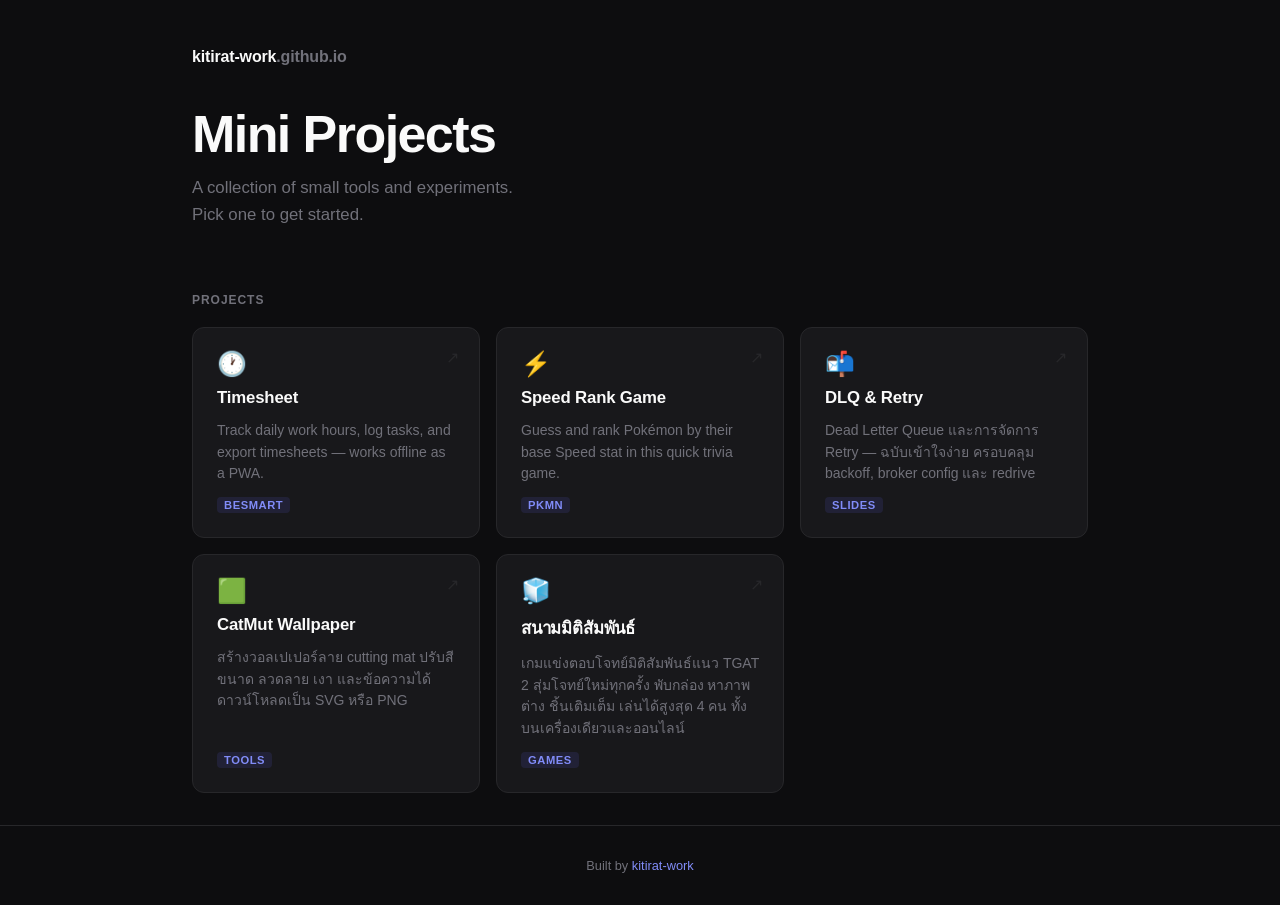
<file: index.html>
<!DOCTYPE html>
<html lang="en">
<head>
  <meta charset="UTF-8" />
  <meta name="viewport" content="width=device-width, initial-scale=1.0" />
  <title>kitirat-work — Projects</title>
  <style>
    *, *::before, *::after { box-sizing: border-box; margin: 0; padding: 0; }

    :root {
      --bg: #0d0d0f;
      --surface: #18181b;
      --border: #27272a;
      --text: #fafafa;
      --muted: #71717a;
      --accent: #6366f1;
      --accent-hover: #818cf8;
      --radius: 12px;
    }

    body {
      font-family: -apple-system, BlinkMacSystemFont, "Segoe UI", Roboto, sans-serif;
      background: var(--bg);
      color: var(--text);
      min-height: 100vh;
      display: flex;
      flex-direction: column;
    }

    header {
      padding: 3rem 2rem 2rem;
      max-width: 960px;
      margin: 0 auto;
      width: 100%;
    }

    .wordmark {
      font-size: 1rem;
      font-weight: 600;
      letter-spacing: -0.01em;
      color: var(--muted);
    }

    .wordmark span { color: var(--text); }

    h1 {
      font-size: clamp(2rem, 5vw, 3.25rem);
      font-weight: 700;
      letter-spacing: -0.03em;
      line-height: 1.1;
      margin-top: 2.5rem;
    }

    .subtitle {
      margin-top: 0.75rem;
      color: var(--muted);
      font-size: 1.05rem;
      line-height: 1.6;
    }

    main {
      flex: 1;
      padding: 2rem;
      max-width: 960px;
      margin: 0 auto;
      width: 100%;
    }

    .section-label {
      font-size: 0.75rem;
      font-weight: 600;
      letter-spacing: 0.08em;
      text-transform: uppercase;
      color: var(--muted);
      margin-bottom: 1.25rem;
    }

    .grid {
      display: grid;
      grid-template-columns: repeat(auto-fill, minmax(260px, 1fr));
      gap: 1rem;
    }

    .card {
      background: var(--surface);
      border: 1px solid var(--border);
      border-radius: var(--radius);
      padding: 1.5rem;
      text-decoration: none;
      color: inherit;
      display: flex;
      flex-direction: column;
      gap: 0.75rem;
      transition: border-color 0.15s, transform 0.15s, box-shadow 0.15s;
      position: relative;
      overflow: hidden;
    }

    .card::before {
      content: "";
      position: absolute;
      inset: 0;
      background: radial-gradient(ellipse at top left, rgba(99,102,241,0.08), transparent 60%);
      opacity: 0;
      transition: opacity 0.2s;
    }

    .card:hover {
      border-color: var(--accent);
      transform: translateY(-2px);
      box-shadow: 0 8px 24px rgba(99,102,241,0.15);
    }

    .card:hover::before { opacity: 1; }

    .card-icon {
      font-size: 1.5rem;
      line-height: 1;
    }

    .card-title {
      font-size: 1.05rem;
      font-weight: 600;
      letter-spacing: -0.01em;
    }

    .card-desc {
      font-size: 0.875rem;
      color: var(--muted);
      line-height: 1.55;
      flex: 1;
    }

    .card-tag {
      display: inline-block;
      font-size: 0.7rem;
      font-weight: 600;
      letter-spacing: 0.05em;
      text-transform: uppercase;
      color: var(--accent-hover);
      background: rgba(99,102,241,0.12);
      border-radius: 4px;
      padding: 2px 7px;
      align-self: flex-start;
    }

    .card-arrow {
      position: absolute;
      top: 1.25rem;
      right: 1.25rem;
      color: var(--border);
      font-size: 1rem;
      transition: color 0.15s, transform 0.15s;
    }

    .card:hover .card-arrow {
      color: var(--accent-hover);
      transform: translate(2px, -2px);
    }

    footer {
      padding: 2rem;
      text-align: center;
      color: var(--muted);
      font-size: 0.8rem;
      border-top: 1px solid var(--border);
    }

    footer a { color: var(--accent-hover); text-decoration: none; }
    footer a:hover { text-decoration: underline; }
  </style>
</head>
<body>

  <header>
    <div class="wordmark"><span>kitirat-work</span>.github.io</div>
    <h1>Mini Projects</h1>
    <p class="subtitle">A collection of small tools and experiments.<br>Pick one to get started.</p>
  </header>

  <main>
    <div class="section-label">Projects</div>
    <div class="grid">

      <a class="card" href="/besmart/timesheet/">
        <span class="card-icon">🕐</span>
        <div class="card-title">Timesheet</div>
        <div class="card-desc">Track daily work hours, log tasks, and export timesheets — works offline as a PWA.</div>
        <span class="card-tag">besmart</span>
        <span class="card-arrow">↗</span>
      </a>

      <a class="card" href="/pkmn/speed-rank-game/">
        <span class="card-icon">⚡</span>
        <div class="card-title">Speed Rank Game</div>
        <div class="card-desc">Guess and rank Pokémon by their base Speed stat in this quick trivia game.</div>
        <span class="card-tag">pkmn</span>
        <span class="card-arrow">↗</span>
      </a>

      <a class="card" href="/slides/dlq/">
        <span class="card-icon">📬</span>
        <div class="card-title">DLQ & Retry</div>
        <div class="card-desc">Dead Letter Queue และการจัดการ Retry — ฉบับเข้าใจง่าย ครอบคลุม backoff, broker config และ redrive</div>
        <span class="card-tag">slides</span>
        <span class="card-arrow">↗</span>
      </a>

      <a class="card" href="/catmut/">
        <span class="card-icon">🟩</span>
        <div class="card-title">CatMut Wallpaper</div>
        <div class="card-desc">สร้างวอลเปเปอร์ลาย cutting mat ปรับสี ขนาด ลวดลาย เงา และข้อความได้ ดาวน์โหลดเป็น SVG หรือ PNG</div>
        <span class="card-tag">tools</span>
        <span class="card-arrow">↗</span>
      </a>

      <a class="card" href="/three-thousand-dimension/">
        <span class="card-icon">🧊</span>
        <div class="card-title">สนามมิติสัมพันธ์</div>
        <div class="card-desc">เกมแข่งตอบโจทย์มิติสัมพันธ์แนว TGAT 2 สุ่มโจทย์ใหม่ทุกครั้ง พับกล่อง หาภาพต่าง ชิ้นเติมเต็ม เล่นได้สูงสุด 4 คน ทั้งบนเครื่องเดียวและออนไลน์</div>
        <span class="card-tag">games</span>
        <span class="card-arrow">↗</span>
      </a>

      <!-- Add more project cards below this line -->

    </div>
  </main>

  <footer>
    Built by <a href="https://github.com/kitirat-work" target="_blank" rel="noopener">kitirat-work</a>
  </footer>

</body>
</html>
</file>
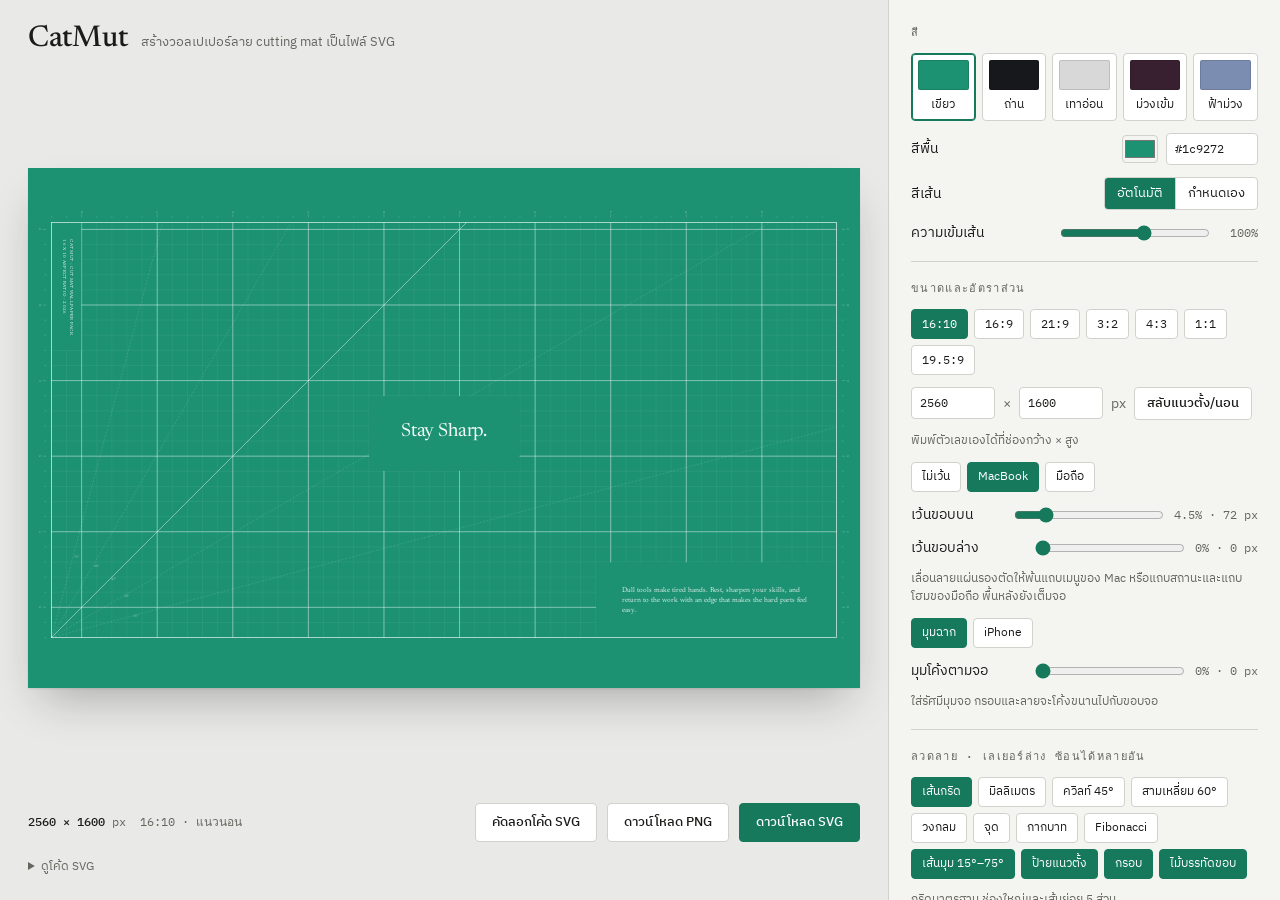
<file: catmut/index.html>
<!doctype html>
<html lang="th">
  <head>
    <meta charset="utf-8" />
    <meta name="viewport" content="width=device-width, initial-scale=1, viewport-fit=cover" />
    <title>CatMut</title>
    <meta name="description" content="สร้างวอลเปเปอร์ลาย cutting mat เป็นไฟล์ SVG" />
    <link rel="icon" href="data:image/svg+xml,%3Csvg xmlns='http://www.w3.org/2000/svg' viewBox='0 0 32 32'%3E%3Crect width='32' height='32' rx='4' fill='%231c9272'/%3E%3Cpath d='M8 4v24M16 4v24M24 4v24M4 8h24M4 16h24M4 24h24' stroke='%23fff' stroke-opacity='.55' stroke-width='1.2' fill='none'/%3E%3C/svg%3E" />
    <link rel="preconnect" href="https://fonts.googleapis.com" />
    <link rel="preconnect" href="https://fonts.gstatic.com" crossorigin />
    <link
      rel="stylesheet"
      href="https://fonts.googleapis.com/css2?family=IBM+Plex+Mono:wght@400;500&family=IBM+Plex+Sans+Thai:wght@400;500;600&family=Newsreader:opsz,wght@6..72,400;6..72,500&display=swap"
    />
    <script type="module" crossorigin src="./assets/index-IfaJv5yu.js"></script>
    <link rel="stylesheet" crossorigin href="./assets/index-0I3X7vnE.css">
  </head>
  <body>
    <div id="root"></div>
  </body>
</html>
</file>
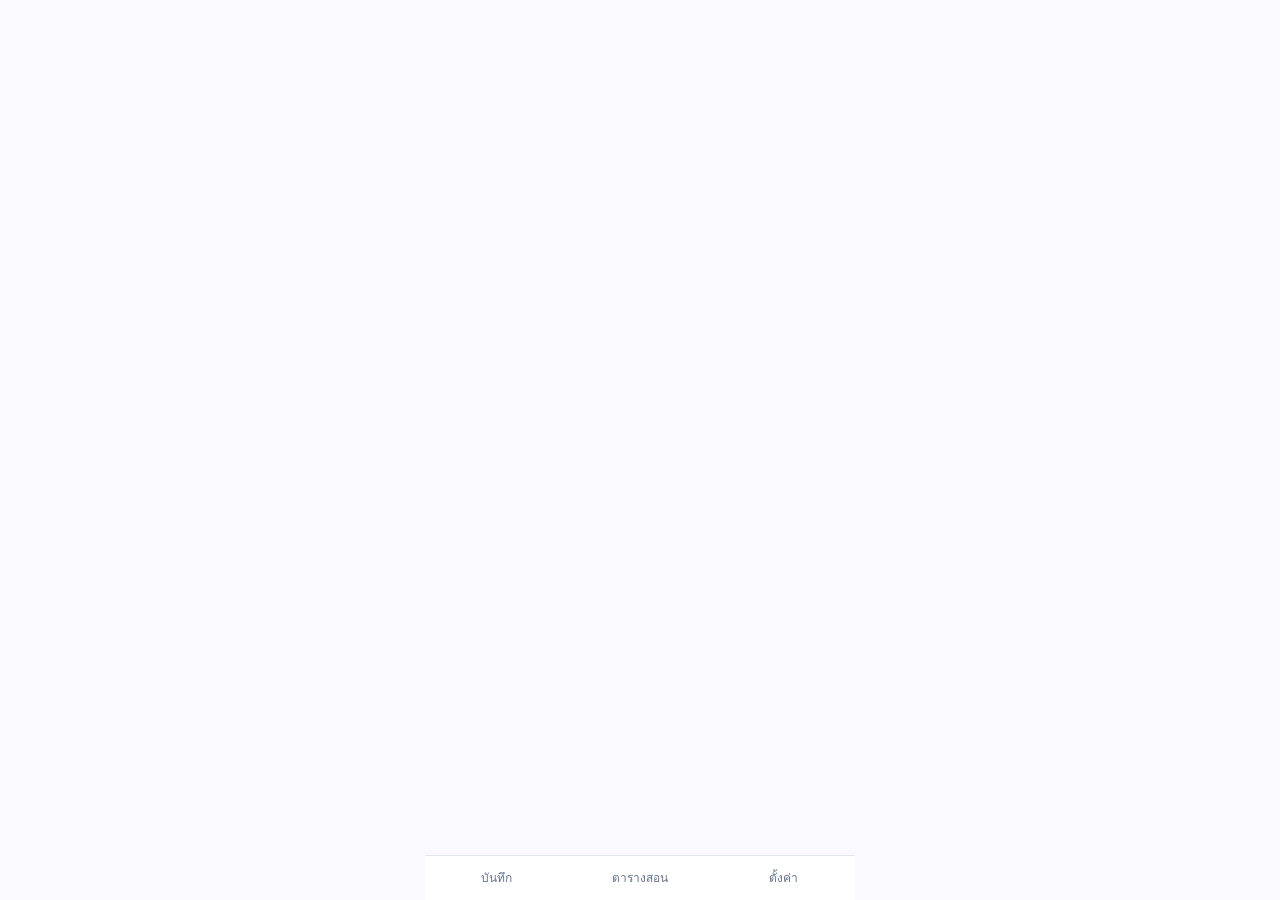
<file: besmart/timesheet/index.html>
<!doctype html>
<html lang="th">
  <head>
    <meta charset="UTF-8" />
    <meta name="viewport" content="width=device-width, initial-scale=1.0, viewport-fit=cover" />
    <meta name="theme-color" content="#2563eb" />
    <link rel="preconnect" href="https://fonts.googleapis.com" />
    <link rel="preconnect" href="https://fonts.gstatic.com" crossorigin />
    <link href="https://fonts.googleapis.com/css2?family=Inter:wght@400;500;600;700&display=swap" rel="stylesheet" />
    <title>BeSmart Timesheet</title>
    <script type="module" crossorigin src="/besmart/timesheet/assets/index-Cu0OpFyT.js"></script>
    <link rel="stylesheet" crossorigin href="/besmart/timesheet/assets/index-Du3QcPew.css">
  <link rel="manifest" href="/besmart/timesheet/manifest.webmanifest"></head>
  <body>
    <div id="root"></div>
  </body>
</html>
</file>
<file: catmut/assets/index-0I3X7vnE.css>
:root{color-scheme:light;--bg: #e9e9e7;--panel: #f4f4f1;--field: #ffffff;--ink: #1b1c1a;--mute: #64675e;--line: #d0d2cb;--accent: #17795c;--accent-ink: #ffffff;--mat-green: #1c9272;--mat-charcoal: #17181c;--mat-grey: #d8d8d8;--mat-plum: #382030;--mat-periwinkle: #7c8db2;--mat-ink-dark: #2b2926;--mat-ink-light: #ffffff;--shadow-mat: 0 1px 2px rgba(20,24,20,.1), 0 22px 44px -14px rgba(20,24,20,.3);--font-ui: "IBM Plex Sans Thai", "IBM Plex Sans", system-ui, -apple-system, "Segoe UI", sans-serif;--font-mono: "IBM Plex Mono", ui-monospace, Menlo, Consolas, monospace;--font-display: "Newsreader", Georgia, "Times New Roman", serif;--space-1: 4px;--space-2: 6px;--space-3: 8px;--space-4: 12px;--space-5: 16px;--space-6: 18px;--space-12: 48px;--radius-sm: 2px;--radius-md: 4px;--radius-pill: 10px}@media (prefers-color-scheme: dark){:root:not([data-theme=light]){color-scheme:dark;--bg: #131411;--panel: #1b1c19;--field: #242521;--ink: #ecece6;--mute: #9b9e93;--line: #32342e;--accent: #4cc3a0;--accent-ink: #0b1813;--shadow-mat: 0 1px 2px rgba(0,0,0,.4), 0 22px 44px -14px rgba(0,0,0,.7)}}:root[data-theme=dark]{color-scheme:dark;--bg: #131411;--panel: #1b1c19;--field: #242521;--ink: #ecece6;--mute: #9b9e93;--line: #32342e;--accent: #4cc3a0;--accent-ink: #0b1813;--shadow-mat: 0 1px 2px rgba(0,0,0,.4), 0 22px 44px -14px rgba(0,0,0,.7)}*{box-sizing:border-box}body{margin:0;background:var(--bg);color:var(--ink);font-family:var(--font-ui);font-size:14px;line-height:1.5}#root{min-height:100%}button,input,select,textarea{font:inherit;color:inherit}:focus-visible{outline:2px solid var(--accent);outline-offset:2px}[hidden]{display:none!important}.app{display:grid;grid-template-columns:minmax(0,1fr);min-height:100%}.stage{display:flex;flex-direction:column;gap:16px;padding:20px var(--space-5);min-width:0;min-height:0}.top{display:flex;align-items:baseline;gap:14px;flex-wrap:wrap}.top h1{margin:0;font-family:var(--font-display);font-weight:500;font-size:30px;letter-spacing:-.01em;line-height:1}.top p{margin:0;color:var(--mute);font-size:13px}.canvasWrap{display:grid;place-items:center;min-width:0;min-height:0}.mat{width:100%;aspect-ratio:var(--ar,1.6);box-shadow:var(--shadow-mat);background:#fff;overflow:hidden}.mat svg{display:block}.bar{display:flex;align-items:center;gap:10px;flex-wrap:wrap}.readout{margin-right:auto;font-family:var(--font-mono);font-size:12px;color:var(--mute);display:flex;gap:14px;flex-wrap:wrap}.readout b{font-weight:500;color:var(--ink)}.btn{border:1px solid var(--line);background:var(--field);padding:9px 16px;border-radius:var(--radius-md);cursor:pointer;font-weight:500;font-size:13px}.btn:hover{border-color:var(--mute)}.btn:disabled{opacity:.6;cursor:progress}.btn.primary{background:var(--accent);border-color:var(--accent);color:var(--accent-ink)}.btn.primary:hover{filter:brightness(1.07)}.btn.sm{padding:6px 12px}.code{font-size:12px;color:var(--mute)}.code summary{cursor:pointer}.code textarea{width:100%;height:140px;margin-top:8px;font-family:var(--font-mono);font-size:11px;background:var(--field);border:1px solid var(--line);border-radius:var(--radius-md);padding:8px;resize:vertical}.panel{background:var(--panel);border-top:1px solid var(--line);padding:6px var(--space-5) 28px;min-width:0}.sec{padding:var(--space-6) 0;border-bottom:1px solid var(--line);display:flex;flex-direction:column;gap:var(--space-4)}.sec:last-child{border-bottom:0}.sec h2{margin:0;font-family:var(--font-mono);font-weight:500;font-size:11px;letter-spacing:.12em;text-transform:uppercase;color:var(--mute)}.row{display:flex;align-items:center;justify-content:space-between;gap:var(--space-4);min-width:0}.row>span:first-child{color:var(--ink)}.row output{font-family:var(--font-mono);font-size:12px;color:var(--mute);min-width:3.2em;text-align:right}.ctl{display:flex;align-items:center;gap:var(--space-3);min-width:0}input[type=range]{accent-color:var(--accent);width:150px;max-width:100%}input[type=color]{inline-size:36px;block-size:28px;padding:0;border:1px solid var(--line);border-radius:var(--radius-md);background:none;cursor:pointer}input[type=text],input[type=number],select,textarea{background:var(--field);border:1px solid var(--line);border-radius:var(--radius-md);padding:6px 8px;min-width:0}input[type=text].hex{width:92px;font-family:var(--font-mono);font-size:12px}input[type=number]{width:84px;font-family:var(--font-mono);font-size:12px}textarea{width:100%;resize:vertical;line-height:1.45}.seg{display:inline-flex;border:1px solid var(--line);border-radius:var(--radius-md);overflow:hidden;background:var(--field)}.seg button{border:0;background:none;padding:6px 12px;cursor:pointer;font-size:13px;border-right:1px solid var(--line)}.seg button:last-child{border-right:0}.seg button[aria-pressed=true]{background:var(--accent);color:var(--accent-ink)}.swatches{display:grid;grid-template-columns:repeat(5,minmax(0,1fr));gap:var(--space-2)}.sw-btn{display:flex;flex-direction:column;align-items:stretch;gap:var(--space-2);border:1px solid var(--line);background:var(--field);padding:var(--space-2);border-radius:var(--radius-md);cursor:pointer;font-size:12px}.sw-btn i{display:block;block-size:30px;border-radius:var(--radius-sm);border:1px solid rgba(0,0,0,.12)}.sw-btn[aria-pressed=true]{border-color:var(--accent);box-shadow:inset 0 0 0 1px var(--accent)}.chips{display:flex;flex-wrap:wrap;gap:var(--space-2)}.chip{border:1px solid var(--line);background:var(--field);border-radius:var(--radius-md);padding:5px 10px;cursor:pointer;font-family:var(--font-mono);font-size:12px}.chip.ui{font-family:var(--font-ui)}.chip[aria-pressed=true]{background:var(--accent);border-color:var(--accent);color:var(--accent-ink)}.dims{display:flex;align-items:center;gap:var(--space-3);flex-wrap:wrap}.dims .x{color:var(--mute)}.hint{margin:0;font-size:12px;color:var(--mute)}.sw{position:relative;display:flex;align-items:center;gap:10px;cursor:pointer;font-weight:500}.sw input{position:absolute;opacity:0;pointer-events:none}.sw .track{inline-size:34px;block-size:20px;border-radius:var(--radius-pill);background:var(--line);position:relative;flex:none;transition:background .15s}.sw .track:after{content:"";position:absolute;inset:2px auto 2px 2px;inline-size:16px;border-radius:50%;background:var(--field);box-shadow:0 1px 2px #0000004d;transition:transform .15s}.sw input:checked+.track{background:var(--accent)}.sw input:checked+.track:after{transform:translate(14px)}.sw input:focus-visible+.track{outline:2px solid var(--accent);outline-offset:2px}.blk{display:flex;flex-direction:column;gap:var(--space-3)}.blk.off .body{opacity:.45;pointer-events:none}.body{display:flex;flex-direction:column;gap:var(--space-3)}.toast{position:fixed;left:50%;bottom:calc(20px + env(safe-area-inset-bottom,0px));transform:translate(-50%);background:var(--ink);color:var(--bg);padding:9px 16px;border-radius:var(--radius-md);font-size:13px;opacity:0;pointer-events:none;transition:opacity .2s;max-width:calc(100% - 32px);text-align:center}.toast.on{opacity:1}@media (min-width:900px){html,body,#root{height:100%}.app{height:100%;grid-template-columns:minmax(0,1fr) 392px}.stage{padding:24px 28px}.canvasWrap{flex:1;container-type:size}.mat{width:min(100cqw,calc(100cqh * var(--ar,1.6)))}.panel{border-top:0;border-left:1px solid var(--line);overflow-y:auto;padding:6px 22px 28px}}@media (prefers-reduced-motion:reduce){.sw .track,.sw .track:after,.toast{transition:none}}
</file>
<file: besmart/timesheet/assets/index-Du3QcPew.css>
*,:before,:after{--tw-border-spacing-x: 0;--tw-border-spacing-y: 0;--tw-translate-x: 0;--tw-translate-y: 0;--tw-rotate: 0;--tw-skew-x: 0;--tw-skew-y: 0;--tw-scale-x: 1;--tw-scale-y: 1;--tw-pan-x: ;--tw-pan-y: ;--tw-pinch-zoom: ;--tw-scroll-snap-strictness: proximity;--tw-gradient-from-position: ;--tw-gradient-via-position: ;--tw-gradient-to-position: ;--tw-ordinal: ;--tw-slashed-zero: ;--tw-numeric-figure: ;--tw-numeric-spacing: ;--tw-numeric-fraction: ;--tw-ring-inset: ;--tw-ring-offset-width: 0px;--tw-ring-offset-color: #fff;--tw-ring-color: rgb(59 130 246 / .5);--tw-ring-offset-shadow: 0 0 #0000;--tw-ring-shadow: 0 0 #0000;--tw-shadow: 0 0 #0000;--tw-shadow-colored: 0 0 #0000;--tw-blur: ;--tw-brightness: ;--tw-contrast: ;--tw-grayscale: ;--tw-hue-rotate: ;--tw-invert: ;--tw-saturate: ;--tw-sepia: ;--tw-drop-shadow: ;--tw-backdrop-blur: ;--tw-backdrop-brightness: ;--tw-backdrop-contrast: ;--tw-backdrop-grayscale: ;--tw-backdrop-hue-rotate: ;--tw-backdrop-invert: ;--tw-backdrop-opacity: ;--tw-backdrop-saturate: ;--tw-backdrop-sepia: ;--tw-contain-size: ;--tw-contain-layout: ;--tw-contain-paint: ;--tw-contain-style: }::backdrop{--tw-border-spacing-x: 0;--tw-border-spacing-y: 0;--tw-translate-x: 0;--tw-translate-y: 0;--tw-rotate: 0;--tw-skew-x: 0;--tw-skew-y: 0;--tw-scale-x: 1;--tw-scale-y: 1;--tw-pan-x: ;--tw-pan-y: ;--tw-pinch-zoom: ;--tw-scroll-snap-strictness: proximity;--tw-gradient-from-position: ;--tw-gradient-via-position: ;--tw-gradient-to-position: ;--tw-ordinal: ;--tw-slashed-zero: ;--tw-numeric-figure: ;--tw-numeric-spacing: ;--tw-numeric-fraction: ;--tw-ring-inset: ;--tw-ring-offset-width: 0px;--tw-ring-offset-color: #fff;--tw-ring-color: rgb(59 130 246 / .5);--tw-ring-offset-shadow: 0 0 #0000;--tw-ring-shadow: 0 0 #0000;--tw-shadow: 0 0 #0000;--tw-shadow-colored: 0 0 #0000;--tw-blur: ;--tw-brightness: ;--tw-contrast: ;--tw-grayscale: ;--tw-hue-rotate: ;--tw-invert: ;--tw-saturate: ;--tw-sepia: ;--tw-drop-shadow: ;--tw-backdrop-blur: ;--tw-backdrop-brightness: ;--tw-backdrop-contrast: ;--tw-backdrop-grayscale: ;--tw-backdrop-hue-rotate: ;--tw-backdrop-invert: ;--tw-backdrop-opacity: ;--tw-backdrop-saturate: ;--tw-backdrop-sepia: ;--tw-contain-size: ;--tw-contain-layout: ;--tw-contain-paint: ;--tw-contain-style: }*,:before,:after{box-sizing:border-box;border-width:0;border-style:solid;border-color:#e5e7eb}:before,:after{--tw-content: ""}html,:host{line-height:1.5;-webkit-text-size-adjust:100%;-moz-tab-size:4;-o-tab-size:4;tab-size:4;font-family:Inter,sans-serif;font-feature-settings:normal;font-variation-settings:normal;-webkit-tap-highlight-color:transparent}body{margin:0;line-height:inherit}hr{height:0;color:inherit;border-top-width:1px}abbr:where([title]){-webkit-text-decoration:underline dotted;text-decoration:underline dotted}h1,h2,h3,h4,h5,h6{font-size:inherit;font-weight:inherit}a{color:inherit;text-decoration:inherit}b,strong{font-weight:bolder}code,kbd,samp,pre{font-family:ui-monospace,SFMono-Regular,Menlo,Monaco,Consolas,Liberation Mono,Courier New,monospace;font-feature-settings:normal;font-variation-settings:normal;font-size:1em}small{font-size:80%}sub,sup{font-size:75%;line-height:0;position:relative;vertical-align:baseline}sub{bottom:-.25em}sup{top:-.5em}table{text-indent:0;border-color:inherit;border-collapse:collapse}button,input,optgroup,select,textarea{font-family:inherit;font-feature-settings:inherit;font-variation-settings:inherit;font-size:100%;font-weight:inherit;line-height:inherit;letter-spacing:inherit;color:inherit;margin:0;padding:0}button,select{text-transform:none}button,input:where([type=button]),input:where([type=reset]),input:where([type=submit]){-webkit-appearance:button;background-color:transparent;background-image:none}:-moz-focusring{outline:auto}:-moz-ui-invalid{box-shadow:none}progress{vertical-align:baseline}::-webkit-inner-spin-button,::-webkit-outer-spin-button{height:auto}[type=search]{-webkit-appearance:textfield;outline-offset:-2px}::-webkit-search-decoration{-webkit-appearance:none}::-webkit-file-upload-button{-webkit-appearance:button;font:inherit}summary{display:list-item}blockquote,dl,dd,h1,h2,h3,h4,h5,h6,hr,figure,p,pre{margin:0}fieldset{margin:0;padding:0}legend{padding:0}ol,ul,menu{list-style:none;margin:0;padding:0}dialog{padding:0}textarea{resize:vertical}input::-moz-placeholder,textarea::-moz-placeholder{opacity:1;color:#9ca3af}input::placeholder,textarea::placeholder{opacity:1;color:#9ca3af}button,[role=button]{cursor:pointer}:disabled{cursor:default}img,svg,video,canvas,audio,iframe,embed,object{display:block;vertical-align:middle}img,video{max-width:100%;height:auto}[hidden]:where(:not([hidden=until-found])){display:none}html{font-family:Inter,sans-serif;background-color:#f9f9ff}body{margin:0;min-height:100dvh;-webkit-tap-highlight-color:transparent}#root{max-width:430px;margin:0 auto;min-height:100dvh;display:flex;flex-direction:column;background-color:#f9f9ff}.touch-target{min-height:44px;min-width:44px}.input-field{width:100%;border-radius:.5rem;border-width:1px;--tw-border-opacity: 1;border-color:rgb(226 232 240 / var(--tw-border-opacity, 1));--tw-bg-opacity: 1;background-color:rgb(255 255 255 / var(--tw-bg-opacity, 1));padding:.625rem .75rem;font-size:1rem;line-height:1.5rem;--tw-text-opacity: 1;color:rgb(30 41 59 / var(--tw-text-opacity, 1))}.input-field:focus{--tw-border-opacity: 1;border-color:rgb(37 99 235 / var(--tw-border-opacity, 1));outline:2px solid transparent;outline-offset:2px;--tw-ring-offset-shadow: var(--tw-ring-inset) 0 0 0 var(--tw-ring-offset-width) var(--tw-ring-offset-color);--tw-ring-shadow: var(--tw-ring-inset) 0 0 0 calc(1px + var(--tw-ring-offset-width)) var(--tw-ring-color);box-shadow:var(--tw-ring-offset-shadow),var(--tw-ring-shadow),var(--tw-shadow, 0 0 #0000);--tw-ring-opacity: 1;--tw-ring-color: rgb(37 99 235 / var(--tw-ring-opacity, 1))}.pointer-events-none{pointer-events:none}.pointer-events-auto{pointer-events:auto}.visible{visibility:visible}.fixed{position:fixed}.absolute{position:absolute}.relative{position:relative}.inset-0{top:0;right:0;bottom:0;left:0}.bottom-0{bottom:0}.bottom-20{bottom:5rem}.left-1\/2{left:50%}.top-0{top:0}.z-40{z-index:40}.z-50{z-index:50}.mx-auto{margin-left:auto;margin-right:auto}.-mt-2{margin-top:-.5rem}.mb-0\.5{margin-bottom:.125rem}.mb-1{margin-bottom:.25rem}.mb-2{margin-bottom:.5rem}.mb-3{margin-bottom:.75rem}.mb-5{margin-bottom:1.25rem}.mt-0\.5{margin-top:.125rem}.mt-1{margin-top:.25rem}.mt-4{margin-top:1rem}.flex{display:flex}.hidden{display:none}.h-1{height:.25rem}.h-10{height:2.5rem}.h-4{height:1rem}.h-8{height:2rem}.h-9{height:2.25rem}.h-full{height:100%}.max-h-\[90dvh\]{max-height:90dvh}.w-1{width:.25rem}.w-10{width:2.5rem}.w-4{width:1rem}.w-6{width:1.5rem}.w-8{width:2rem}.w-9{width:2.25rem}.w-full{width:100%}.min-w-0{min-width:0px}.max-w-\[430px\]{max-width:430px}.max-w-xs{max-width:20rem}.flex-1{flex:1 1 0%}.flex-shrink-0,.shrink-0{flex-shrink:0}.-translate-x-1\/2{--tw-translate-x: -50%;transform:translate(var(--tw-translate-x),var(--tw-translate-y)) rotate(var(--tw-rotate)) skew(var(--tw-skew-x)) skewY(var(--tw-skew-y)) scaleX(var(--tw-scale-x)) scaleY(var(--tw-scale-y))}.translate-y-0{--tw-translate-y: 0px;transform:translate(var(--tw-translate-x),var(--tw-translate-y)) rotate(var(--tw-rotate)) skew(var(--tw-skew-x)) skewY(var(--tw-skew-y)) scaleX(var(--tw-scale-x)) scaleY(var(--tw-scale-y))}.translate-y-2{--tw-translate-y: .5rem;transform:translate(var(--tw-translate-x),var(--tw-translate-y)) rotate(var(--tw-rotate)) skew(var(--tw-skew-x)) skewY(var(--tw-skew-y)) scaleX(var(--tw-scale-x)) scaleY(var(--tw-scale-y))}.transform{transform:translate(var(--tw-translate-x),var(--tw-translate-y)) rotate(var(--tw-rotate)) skew(var(--tw-skew-x)) skewY(var(--tw-skew-y)) scaleX(var(--tw-scale-x)) scaleY(var(--tw-scale-y))}.cursor-pointer{cursor:pointer}.flex-col{flex-direction:column}.flex-wrap{flex-wrap:wrap}.items-start{align-items:flex-start}.items-end{align-items:flex-end}.items-center{align-items:center}.justify-center{justify-content:center}.justify-between{justify-content:space-between}.gap-1{gap:.25rem}.gap-1\.5{gap:.375rem}.gap-2{gap:.5rem}.gap-3{gap:.75rem}.space-y-1>:not([hidden])~:not([hidden]){--tw-space-y-reverse: 0;margin-top:calc(.25rem * calc(1 - var(--tw-space-y-reverse)));margin-bottom:calc(.25rem * var(--tw-space-y-reverse))}.space-y-2>:not([hidden])~:not([hidden]){--tw-space-y-reverse: 0;margin-top:calc(.5rem * calc(1 - var(--tw-space-y-reverse)));margin-bottom:calc(.5rem * var(--tw-space-y-reverse))}.space-y-3>:not([hidden])~:not([hidden]){--tw-space-y-reverse: 0;margin-top:calc(.75rem * calc(1 - var(--tw-space-y-reverse)));margin-bottom:calc(.75rem * var(--tw-space-y-reverse))}.space-y-4>:not([hidden])~:not([hidden]){--tw-space-y-reverse: 0;margin-top:calc(1rem * calc(1 - var(--tw-space-y-reverse)));margin-bottom:calc(1rem * var(--tw-space-y-reverse))}.space-y-6>:not([hidden])~:not([hidden]){--tw-space-y-reverse: 0;margin-top:calc(1.5rem * calc(1 - var(--tw-space-y-reverse)));margin-bottom:calc(1.5rem * var(--tw-space-y-reverse))}.divide-y>:not([hidden])~:not([hidden]){--tw-divide-y-reverse: 0;border-top-width:calc(1px * calc(1 - var(--tw-divide-y-reverse)));border-bottom-width:calc(1px * var(--tw-divide-y-reverse))}.divide-outline>:not([hidden])~:not([hidden]){--tw-divide-opacity: 1;border-color:rgb(226 232 240 / var(--tw-divide-opacity, 1))}.overflow-hidden{overflow:hidden}.overflow-y-auto{overflow-y:auto}.whitespace-nowrap{white-space:nowrap}.rounded{border-radius:8px}.rounded-2xl{border-radius:1rem}.rounded-full{border-radius:9999px}.rounded-lg{border-radius:.5rem}.rounded-xl{border-radius:.75rem}.rounded-t-2xl{border-top-left-radius:1rem;border-top-right-radius:1rem}.border{border-width:1px}.border-2{border-width:2px}.border-b{border-bottom-width:1px}.border-t{border-top-width:1px}.border-dashed{border-style:dashed}.border-outline{--tw-border-opacity: 1;border-color:rgb(226 232 240 / var(--tw-border-opacity, 1))}.border-primary{--tw-border-opacity: 1;border-color:rgb(37 99 235 / var(--tw-border-opacity, 1))}.border-red-300{--tw-border-opacity: 1;border-color:rgb(252 165 165 / var(--tw-border-opacity, 1))}.bg-black\/40{background-color:#0006}.bg-primary{--tw-bg-opacity: 1;background-color:rgb(37 99 235 / var(--tw-bg-opacity, 1))}.bg-primary-container{--tw-bg-opacity: 1;background-color:rgb(219 234 254 / var(--tw-bg-opacity, 1))}.bg-red-50{--tw-bg-opacity: 1;background-color:rgb(254 242 242 / var(--tw-bg-opacity, 1))}.bg-red-500{--tw-bg-opacity: 1;background-color:rgb(239 68 68 / var(--tw-bg-opacity, 1))}.bg-slate-200{--tw-bg-opacity: 1;background-color:rgb(226 232 240 / var(--tw-bg-opacity, 1))}.bg-slate-800{--tw-bg-opacity: 1;background-color:rgb(30 41 59 / var(--tw-bg-opacity, 1))}.bg-surface-bright{--tw-bg-opacity: 1;background-color:rgb(255 255 255 / var(--tw-bg-opacity, 1))}.bg-surface-low{--tw-bg-opacity: 1;background-color:rgb(240 243 255 / var(--tw-bg-opacity, 1))}.bg-white{--tw-bg-opacity: 1;background-color:rgb(255 255 255 / var(--tw-bg-opacity, 1))}.p-3{padding:.75rem}.p-4{padding:1rem}.p-6{padding:1.5rem}.px-2{padding-left:.5rem;padding-right:.5rem}.px-3{padding-left:.75rem;padding-right:.75rem}.px-4{padding-left:1rem;padding-right:1rem}.px-6{padding-left:1.5rem;padding-right:1.5rem}.py-0\.5{padding-top:.125rem;padding-bottom:.125rem}.py-1{padding-top:.25rem;padding-bottom:.25rem}.py-1\.5{padding-top:.375rem;padding-bottom:.375rem}.py-2{padding-top:.5rem;padding-bottom:.5rem}.py-2\.5{padding-top:.625rem;padding-bottom:.625rem}.py-3{padding-top:.75rem;padding-bottom:.75rem}.py-4{padding-top:1rem;padding-bottom:1rem}.py-8{padding-top:2rem;padding-bottom:2rem}.pb-1{padding-bottom:.25rem}.pb-2{padding-bottom:.5rem}.pb-4{padding-bottom:1rem}.pb-8{padding-bottom:2rem}.pt-2{padding-top:.5rem}.pt-3{padding-top:.75rem}.pt-4{padding-top:1rem}.pt-8{padding-top:2rem}.text-center{text-align:center}.text-base{font-size:1rem;line-height:1.5rem}.text-sm{font-size:.875rem;line-height:1.25rem}.text-xl{font-size:1.25rem;line-height:1.75rem}.text-xs{font-size:.75rem;line-height:1rem}.font-bold{font-weight:700}.font-medium{font-weight:500}.font-semibold{font-weight:600}.uppercase{text-transform:uppercase}.tracking-wide{letter-spacing:.025em}.text-primary{--tw-text-opacity: 1;color:rgb(37 99 235 / var(--tw-text-opacity, 1))}.text-red-400{--tw-text-opacity: 1;color:rgb(248 113 113 / var(--tw-text-opacity, 1))}.text-red-500{--tw-text-opacity: 1;color:rgb(239 68 68 / var(--tw-text-opacity, 1))}.text-red-600{--tw-text-opacity: 1;color:rgb(220 38 38 / var(--tw-text-opacity, 1))}.text-slate-300{--tw-text-opacity: 1;color:rgb(203 213 225 / var(--tw-text-opacity, 1))}.text-slate-400{--tw-text-opacity: 1;color:rgb(148 163 184 / var(--tw-text-opacity, 1))}.text-slate-500{--tw-text-opacity: 1;color:rgb(100 116 139 / var(--tw-text-opacity, 1))}.text-slate-600{--tw-text-opacity: 1;color:rgb(71 85 105 / var(--tw-text-opacity, 1))}.text-slate-700{--tw-text-opacity: 1;color:rgb(51 65 85 / var(--tw-text-opacity, 1))}.text-slate-800{--tw-text-opacity: 1;color:rgb(30 41 59 / var(--tw-text-opacity, 1))}.text-white{--tw-text-opacity: 1;color:rgb(255 255 255 / var(--tw-text-opacity, 1))}.accent-primary{accent-color:#2563eb}.opacity-0{opacity:0}.opacity-100{opacity:1}.shadow-lg{--tw-shadow: 0 10px 15px -3px rgb(0 0 0 / .1), 0 4px 6px -4px rgb(0 0 0 / .1);--tw-shadow-colored: 0 10px 15px -3px var(--tw-shadow-color), 0 4px 6px -4px var(--tw-shadow-color);box-shadow:var(--tw-ring-offset-shadow, 0 0 #0000),var(--tw-ring-shadow, 0 0 #0000),var(--tw-shadow)}.shadow-xl{--tw-shadow: 0 20px 25px -5px rgb(0 0 0 / .1), 0 8px 10px -6px rgb(0 0 0 / .1);--tw-shadow-colored: 0 20px 25px -5px var(--tw-shadow-color), 0 8px 10px -6px var(--tw-shadow-color);box-shadow:var(--tw-ring-offset-shadow, 0 0 #0000),var(--tw-ring-shadow, 0 0 #0000),var(--tw-shadow)}.filter{filter:var(--tw-blur) var(--tw-brightness) var(--tw-contrast) var(--tw-grayscale) var(--tw-hue-rotate) var(--tw-invert) var(--tw-saturate) var(--tw-sepia) var(--tw-drop-shadow)}.transition{transition-property:color,background-color,border-color,text-decoration-color,fill,stroke,opacity,box-shadow,transform,filter,backdrop-filter;transition-timing-function:cubic-bezier(.4,0,.2,1);transition-duration:.15s}.transition-all{transition-property:all;transition-timing-function:cubic-bezier(.4,0,.2,1);transition-duration:.15s}.transition-colors{transition-property:color,background-color,border-color,text-decoration-color,fill,stroke;transition-timing-function:cubic-bezier(.4,0,.2,1);transition-duration:.15s}.transition-transform{transition-property:transform;transition-timing-function:cubic-bezier(.4,0,.2,1);transition-duration:.15s}.duration-200{transition-duration:.2s}.hover\:bg-surface-low:hover{--tw-bg-opacity: 1;background-color:rgb(240 243 255 / var(--tw-bg-opacity, 1))}.hover\:text-primary:hover{--tw-text-opacity: 1;color:rgb(37 99 235 / var(--tw-text-opacity, 1))}.hover\:text-red-400:hover{--tw-text-opacity: 1;color:rgb(248 113 113 / var(--tw-text-opacity, 1))}.hover\:text-slate-600:hover{--tw-text-opacity: 1;color:rgb(71 85 105 / var(--tw-text-opacity, 1))}.active\:scale-\[0\.98\]:active{--tw-scale-x: .98;--tw-scale-y: .98;transform:translate(var(--tw-translate-x),var(--tw-translate-y)) rotate(var(--tw-rotate)) skew(var(--tw-skew-x)) skewY(var(--tw-skew-y)) scaleX(var(--tw-scale-x)) scaleY(var(--tw-scale-y))}.disabled\:opacity-40:disabled{opacity:.4}
</file>
